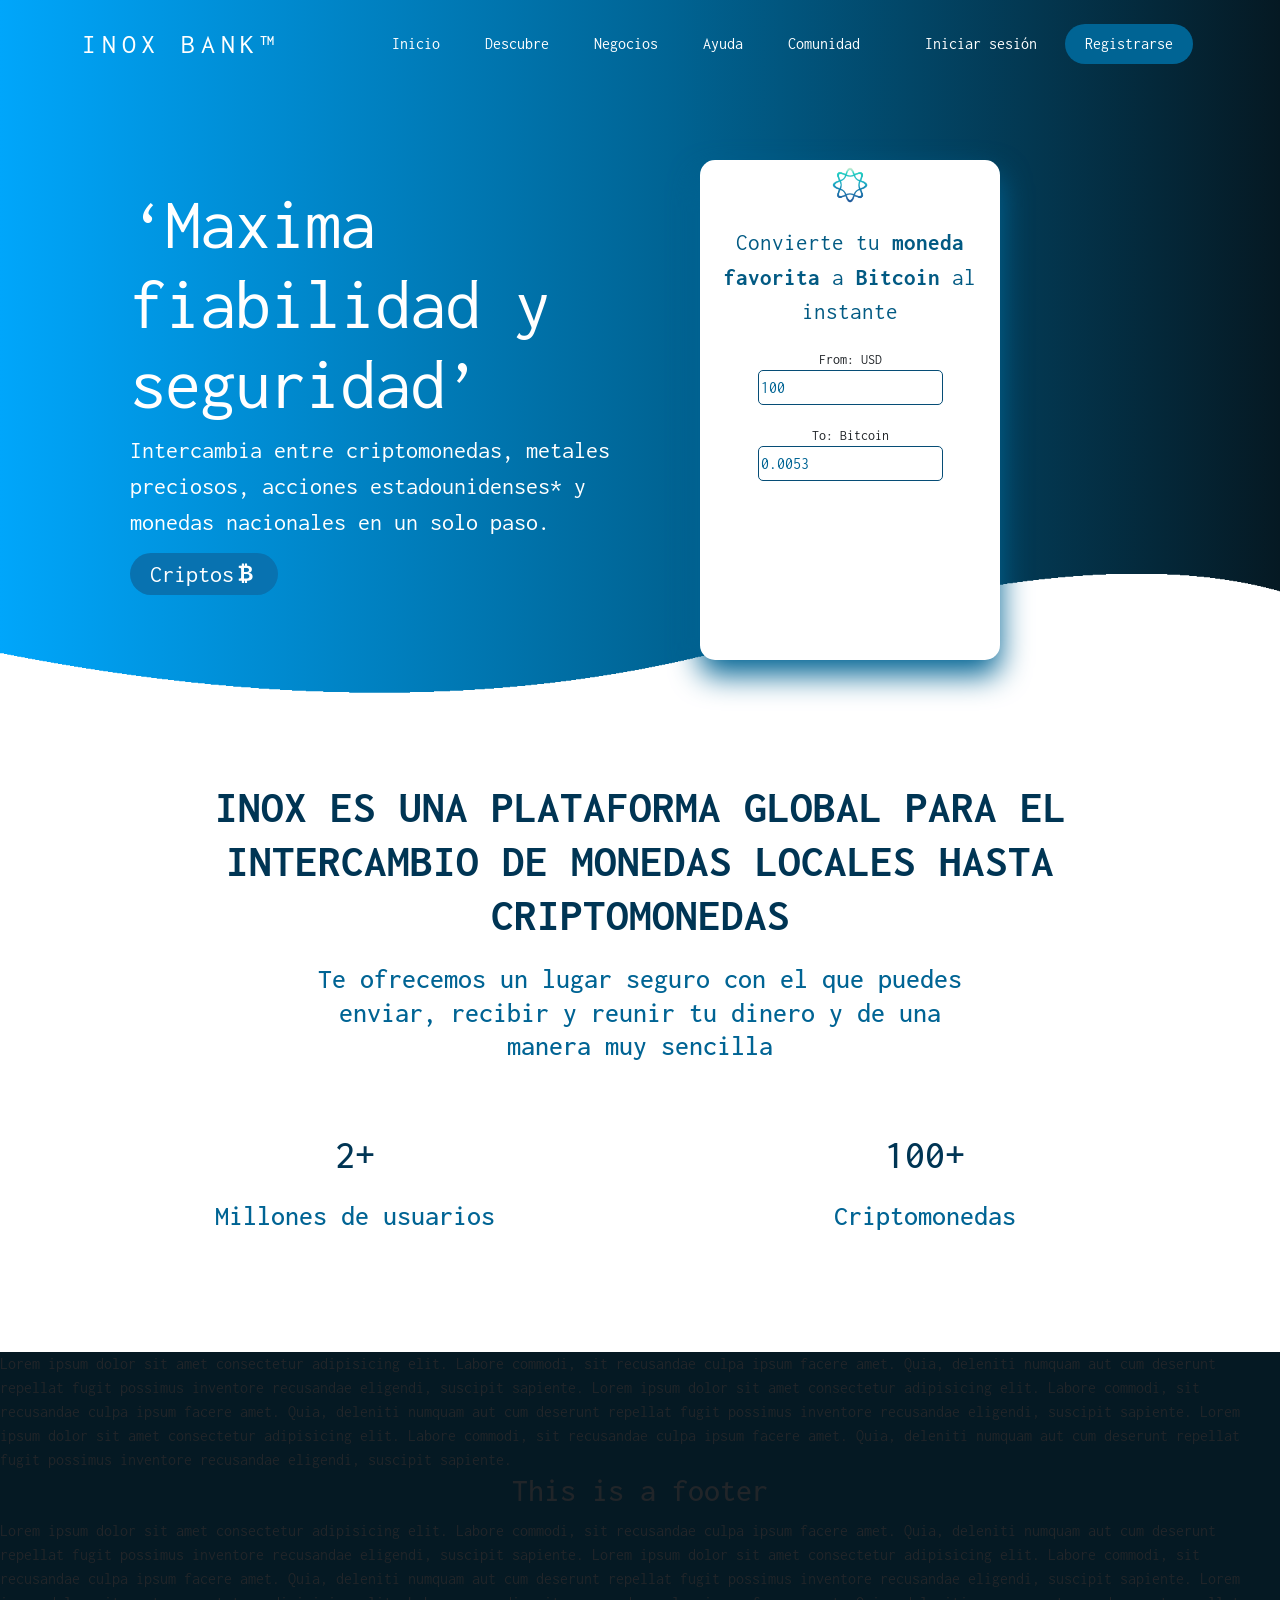
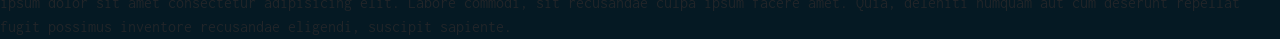
<file: index.html>
<!doctype html>
<html lang="en">
  <head>
    <!-- Required meta tags -->
    <meta charset="utf-8">
    <meta name="viewport" content="width=device-width, initial-scale=1">
   <!-- fonts family-->
   <link rel="preconnect" href="https://fonts.googleapis.com">
    <link rel="preconnect" href="https://fonts.gstatic.com" crossorigin>
    <link 
    href="https://fonts.googleapis.com/css2?family=Inconsolata:wght@600&display=swap" 
    rel="stylesheet">

    <!-- Bootstrap CSS -->
    <link href="https://cdn.jsdelivr.net/npm/bootstrap@5.0.2/dist/css/bootstrap.min.css" rel="stylesheet" 
    integrity="sha384-EVSTQN3/azprG1Anm3QDgpJLIm9Nao0Yz1ztcQTwFspd3yD65VohhpuuCOmLASjC" crossorigin="anonymous">
    <link rel="stylesheet" href="https://cdn.jsdelivr.net/npm/bootstrap-icons@1.8.1/font/bootstrap-icons.css">
    <!--css-->
    <link rel="stylesheet" href="css/style.css">
    <link rel="icon" href="icons/INOX.ico">

    <title>INOX BANK</title>
  </head>
  <body>
    <nav class="navbar navbar-expand-lg fixed-top">
      <div class="container">
        <a class="navbar-brand text-white fs-3 name-bank" href="#">INOX BANK™</a>
        <button class="navbar-toggler" type="button" data-bs-toggle="collapse" data-bs-target="#navbarNav" aria-controls="navbarNav" aria-expanded="false" aria-label="Toggle navigation">
          <span class="navbar-toggler-icon"></span> 
        </button>
        <div class="collapse navbar-collapse" id="navbarNav">
          <ul class="navbar-nav ms-auto me-lg-8 py-3">
            <li class="nav-item">
              <a class="nav-link " aria-current="page" href="#">Inicio</a>
            </li>
            <li class="nav-item">
              <a class="nav-link" href="#about">Descubre</a>
            </li>
            <li class="nav-item">
              <a class="nav-link" href="#">Negocios</a>
            </li>
            <li class="nav-item">
              <a class="nav-link" href="#">Ayuda</a>
            </li>
            <li class="nav-item">
              <a class="nav-link" href="#">Comunidad</a>
            </li>
          </ul>
          <a class="btn-custom ms-lg-2 btn-login" href="vistas/login.html">Iniciar sesión</a>
          <a class="btn-custom ms-lg-2 btn-register" href="vistas/register.html">Registrarse</a>
        </div>
      </div>
    </nav>

    <!-- inicio header-->
    <header class="wave" id="inicio">
     <div class="container">
       <div class="row">
          <div class="col-md-6 text-white mt-4 ms-5" style="z-index: 1;">
              <h1 class="fw-normal h1-lema-principal">‘Maxima fiabilidad y seguridad’</h1>
              <p class="parrafo-principal">Intercambia entre criptomonedas, metales preciosos, acciones estadounidenses* y monedas nacionales en un solo paso.</p>
              <a class="btn-descubrenos" href="#descubrenos" >Criptos<i class="bi bi-currency-bitcoin"></i></a>
            
          </div>
          <div class="columna-apptrader col ms-6 " style="z-index: 1;">
              <div class="container-app-trader">
                
                <div class="row-apptrader row-superior">
                  <div class="icon-container">
                    <img class="icon-apptrader" src="icons/INOX.png" alt="INOX ICON">
                  </div>
                  <p class="p-apptrader">Convierte tu <strong>moneda favorita</strong> a <strong>Bitcoin</strong> al instante</p>
                </div>
                <div class="row-apptrader row-medio">
                  <small class="small-apptrader">From: USD</small>
                  <input class="input-apptrader" type="number" placeholder="100" id="UsdF">

                </div>
                <div class="row-apptrader row-inferior">
                  <small class="small-apptrader">To: Bitcoin</small>
                  <input class="input-apptrader" type="number" placeholder="0.0053" id="BitcoinF">
                   <p class="f-apptrader" id="numeroNegativo"></p>
                </div>
              </div>
          </div>
       </div>
     </div>
    <!-- fin del inicio -->
    </header>

    <!-- Seccion Nosotros -->
    <section id="about" class="about">
      <div class="container">
       <div class="section-title">
             <h2>INOX es una plataforma global para el intercambio de monedas locales hasta criptomonedas</h2>
             <div class="h3-container">
              <h3>Te ofrecemos un lugar seguro con el que puedes enviar, recibir y reunir tu dinero y de una manera muy sencilla</h3>
             </div>
             
       </div>
       <div class="row">
         <div class="col-lg-6">
           <div class=" member">
             <div class="info-estadisticas">
              <h2>2+</h2>
              <div class="h3-container">
               <h3>Millones de usuarios</h3>
              </div>

             </div>
           </div>
         </div>
         <div class="col-lg-6 mt-4 mt-lg-0">
          <div class=" member">
            <div class="info-estadisticas">
             <h2>100+</h2>
             <div class="h3-container">
              <h3>Criptomonedas</h3>
             </div>

            </div>
          </div>
         </div>

       </div>
      </div>

    </section>

    <footer class="footer">
      <div class="footer-container">
        Lorem ipsum dolor sit amet consectetur adipisicing elit. Labore commodi, 
        sit recusandae culpa ipsum facere amet. Quia, deleniti numquam aut cum deserunt 
        repellat fugit possimus inventore recusandae eligendi, suscipit sapiente.
        Lorem ipsum dolor sit amet consectetur adipisicing elit. Labore commodi, 
        sit recusandae culpa ipsum facere amet. Quia, deleniti numquam aut cum deserunt 
        repellat fugit possimus inventore recusandae eligendi, suscipit sapiente.
        Lorem ipsum dolor sit amet consectetur adipisicing elit. Labore commodi, 
        sit recusandae culpa ipsum facere amet. Quia, deleniti numquam aut cum deserunt 
        repellat fugit possimus inventore recusandae eligendi, suscipit sapiente.
        <h2 style="text-align: center;">This is a footer</h2>
        Lorem ipsum dolor sit amet consectetur adipisicing elit. Labore commodi, 
        sit recusandae culpa ipsum facere amet. Quia, deleniti numquam aut cum deserunt 
        repellat fugit possimus inventore recusandae eligendi, suscipit sapiente.
        Lorem ipsum dolor sit amet consectetur adipisicing elit. Labore commodi, 
        sit recusandae culpa ipsum facere amet. Quia, deleniti numquam aut cum deserunt 
        repellat fugit possimus inventore recusandae eligendi, suscipit sapiente.
        Lorem ipsum dolor sit amet consectetur adipisicing elit. Labore commodi, 
        sit recusandae culpa ipsum facere amet. Quia, deleniti numquam aut cum deserunt 
        repellat fugit possimus inventore recusandae eligendi, suscipit sapiente.
      </div>
    </footer>

   

    <!-- Option 1: Bootstrap Bundle with Popper -->
    <script src="https://cdn.jsdelivr.net/npm/bootstrap@5.0.2/dist/js/bootstrap.bundle.min.js" 
    integrity="sha384-MrcW6ZMFYlzcLA8Nl+NtUVF0sA7MsXsP1UyJoMp4YLEuNSfAP+JcXn/tWtIaxVXM" crossorigin="anonymous"></script>
   <script src="https://code.jquery.com/jquery-3.5.1.min.js" integrity="sha256-9/aliU8dGd2tb6OSsuzixeV4y/faTqgFtohetphbbj0=" 
   crossorigin="anonymous"></script>
    <script src="js/apptrader.js" ></script>
   <script src="js/main.js"></script>
    <!-- Option 2: Separate Popper and Bootstrap JS -->
    <!--
    <script src="https://cdn.jsdelivr.net/npm/@popperjs/core@2.9.2/dist/umd/popper.min.js" integrity="sha384-IQsoLXl5PILFhosVNubq5LC7Qb9DXgDA9i+tQ8Zj3iwWAwPtgFTxbJ8NT4GN1R8p" crossorigin="anonymous"></script>
    <script src="https://cdn.jsdelivr.net/npm/bootstrap@5.0.2/dist/js/bootstrap.min.js" integrity="sha384-cVKIPhGWiC2Al4u+LWgxfKTRIcfu0JTxR+EQDz/bgldoEyl4H0zUF0QKbrJ0EcQF" crossorigin="anonymous"></script>
    -->
  </body>
</html>
</file>
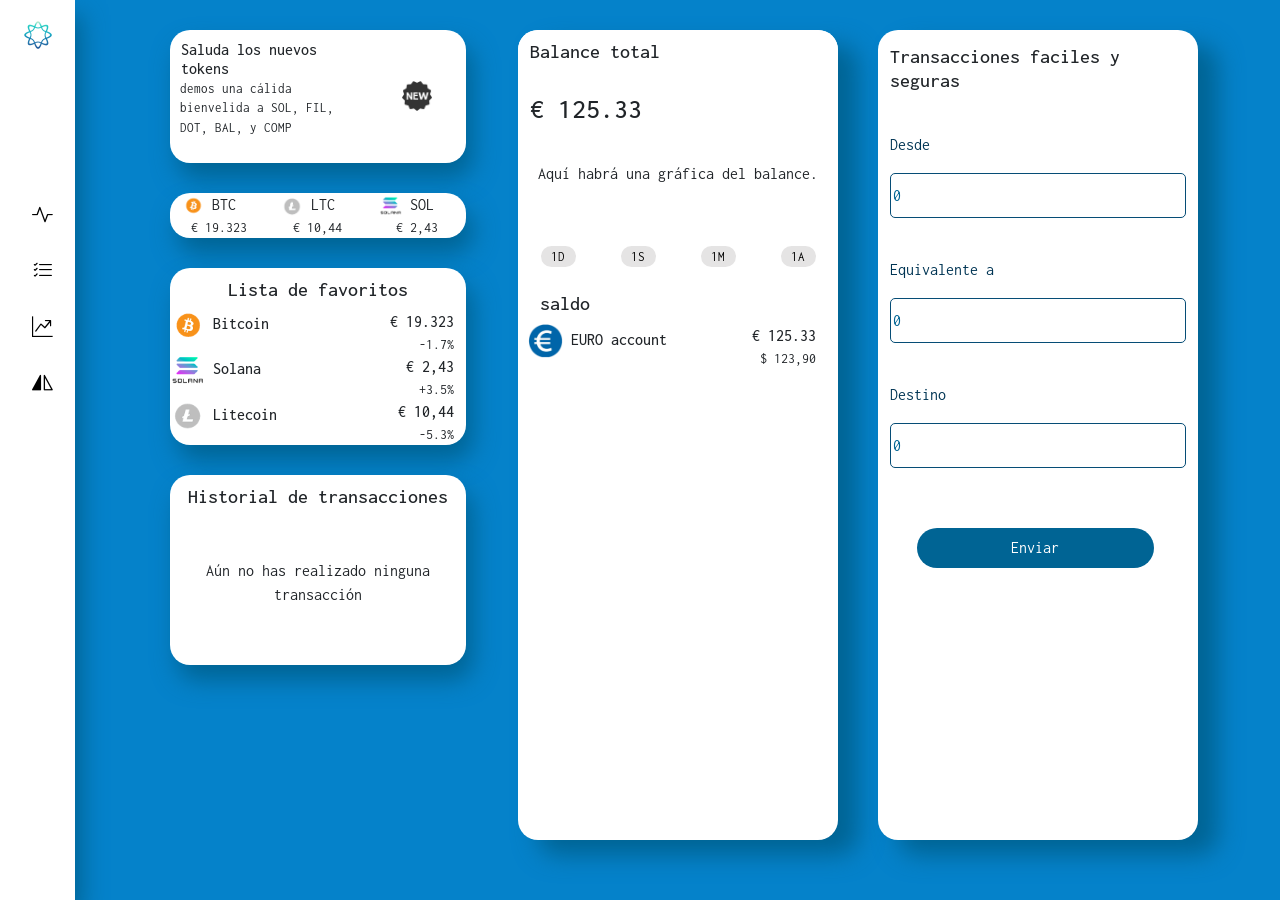
<file: vistas/CuentaSIUI.html>
<!doctype html>
<html lang="en">
  <head>
    <!-- Required meta tags -->
    <meta charset="utf-8">
    <meta name="viewport" content="width=device-width, initial-scale=1">
   <!-- fonts family-->
   <link rel="preconnect" href="https://fonts.googleapis.com">
    <link rel="preconnect" href="https://fonts.gstatic.com" crossorigin>
    <link 
    href="https://fonts.googleapis.com/css2?family=Inconsolata:wght@600&display=swap" 
    rel="stylesheet">

    <!-- Bootstrap CSS -->
    <link href="https://cdn.jsdelivr.net/npm/bootstrap@5.0.2/dist/css/bootstrap.min.css" rel="stylesheet" 
    integrity="sha384-EVSTQN3/azprG1Anm3QDgpJLIm9Nao0Yz1ztcQTwFspd3yD65VohhpuuCOmLASjC" crossorigin="anonymous">
    <link rel="stylesheet" href="https://cdn.jsdelivr.net/npm/bootstrap-icons@1.8.1/font/bootstrap-icons.css">
    
    <!--css-->
    
    <link rel="stylesheet" href="../css/stylesCuentaUI.css">
    <link rel="icon" href="../icons/INOX.ico">

    <title>INOX - Iniciar sesión</title>
  </head>
  <body>
    <div class="container contenedor-de-vuelta-a-inicio">
        <div class="logo-inox">
          <img src="../icons/INOX.ico" alt="Icono de INOX">
        </div>
        <div class="nav-noticias">
          <ul class="nav__items">
            <li><a class="nav__link" href="#"><i class="bi bi-activity"></i></a></li>
            <li><a class="nav__link" href="#"><i class="bi bi-list-check"></i></a></li>
            <li><a class="nav__link" href="#"><i class="bi bi-graph-up-arrow"></i></a></li>
            <li><a class="nav__link" href="#"><i class="bi bi-symmetry-vertical"></i></a></li>
          </ul>
        </div>
    </div>

    <div class="container container-total">

      <div class="row">

        <div class="col-lg-4 col-xl-4 col-xxl-4 noticias-container ">
          <div class="row noticias-pertinentes">
            <div class="col-lg-8 informacion-noticia">
              <h5>Saluda los nuevos tokens</h5>
            <p>demos una cálida bienvelida a SOL, FIL, DOT, BAL, y COMP</p>
            </div>
            <div class="col-lg-4 img-contenedor-new">
              <img src="../images/newImage.png" alt="newImage">
            </div>
          </div>

          <div class="row estadisticas-criptos">
                <div class="col-lg-4 contenedor-de-info-monedas">
                    <img src="../images/logoBTC.png" alt="logoBTC">
                    <p>BTC</p>
                    <small>€ 19.323</small>
                </div>
                <div class="col-lg-4 contenedor-de-info-monedas">
                    <img src="../images/logoLithcoin.png" alt="logoLithcoin">
                    <p>LTC</p>
                    <small>€ 10,44</small>
                </div>
                <div class="col-lg-4 contenedor-de-info-monedas">
                  <img src="../images/LogoSolana.png" alt="LogoSolana">
                  <p>SOL</p>
                  <small>€ 2,43</small>
                </div>
          </div>

          <div class="row lista-favoritos">
            <div class="titulo-lista-favoritos">
              <h5>Lista de favoritos</h5>
            </div>

            <div class="row contenedor-de-info-favoritos">
              <div class="col-lg-8 lado-izquierdo-info-favoritos">
                <img src="../images/logoBTC.png" alt="logoBTC">
                <h6>Bitcoin</h6>
                
              </div>
              <div class="col-sm-4 lado-derecho-info-favoritos">
                <h6>€ 19.323</h6>
                <small>-1.7%</small>
              </div>
            </div>

            <div class="row contenedor-de-info-favoritos">
              <div class="col-lg-8 lado-izquierdo-info-favoritos">
                <img src="../images/LogoSolana.png" alt="logoBTC">
                <h6>Solana</h6>
                
              </div>
              <div class="col-sm-4 lado-derecho-info-favoritos">
                <h6>€ 2,43</h6>
                <small>+3.5%</small>
              </div>
            </div>

            <div class="row contenedor-de-info-favoritos">
              <div class="col-lg-8 lado-izquierdo-info-favoritos">
                <img src="../images/logoLithcoin.png" alt="logoBTC">
                <h6>Litecoin</h6>
                
              </div>
              <div class="col-sm-4 lado-derecho-info-favoritos">
                <h6>€ 10,44</h6>
                <small>-5.3%</small>
              </div>
            </div>

          </div>

          <div class="row historial-transaccion">
            <h5>Historial de transacciones</h5>
            <p>Aún no has realizado ninguna transacción</p>
          </div>

        </div>

        <div class="col-lg-4 col-xl-4 col-xxl-4 balance-container">
          <div class="row contenedor-balance-total">
            <h5>Balance total</h5>
            <h3>€ 125.33</h3>
            <P>Aquí habrá una gráfica del balance.</P>
          </div>

          <div class="row contenedor-de-controladores-grafica">
            <div class="col-lg-3 contenedor-de-boton-grafia">
              <button class="controlador-grafica">1D</button>
            </div>
            <div class="col-lg-3 contenedor-de-boton-grafia">
              <button class="controlador-grafica">1S</button>
            </div>
            <div class="col-lg-3 contenedor-de-boton-grafia">
              <button class="controlador-grafica">1M</button>
            </div>
            <div class="col-lg-3 contenedor-de-boton-grafia">
              <button class="controlador-grafica">1A</button>
            </div>
          </div>


          <div class="row contenedor-cuentas-activas">
            <h5>saldo</h5>
            <div class="row contenedor-de-info-favoritos">
              <div class="col-lg-8 lado-izquierdo-info-favoritos">
                <img src="../images/logoEuro.png" alt="logoEuro">
                <h6>EURO account</h6>
                
              </div>
              <div class="col-sm-4 lado-derecho-info-favoritos">
                <h6>€ 125.33</h6>
                <small>$ 123,90</small>
              </div>
            </div>
          </div>

        </div>

        <div class="col-lg-4 col-xl-4 col-xxl-4 operaciones-container">
          <h5>Transacciones faciles y seguras</h5>

          <form action="" class="formulario-login">
           
            
         
            <div class="correo-form">
                <p>Desde</p>
                <input type="number" placeholder="0" >
            </div>
           
            <div class="contrasena-form">
                <p>Equivalente a</p>
                <input type="number" placeholder="0" >
            </div>

            <div class="contrasena-form">
              <p>Destino</p>
              <input type="number" placeholder="0" >
          </div>

            
            <div class="boton-login">
                <input class="btn-register" type="button" value="Enviar" >
            </div>
            
        </form>
        </div>

      </div>

    </div>
    

  

   

   
    <!-- Option 1: Bootstrap Bundle with Popper -->
    <script src="https://cdn.jsdelivr.net/npm/bootstrap@5.0.2/dist/js/bootstrap.bundle.min.js" 
    integrity="sha384-MrcW6ZMFYlzcLA8Nl+NtUVF0sA7MsXsP1UyJoMp4YLEuNSfAP+JcXn/tWtIaxVXM" crossorigin="anonymous"></script>
   <!-- <script src="https://code.jquery.com/jquery-3.5.1.min.js" integrity="sha256-9/aliU8dGd2tb6OSsuzixeV4y/faTqgFtohetphbbj0=" 
   crossorigin="anonymous"></script> -->

   
    <!-- Option 2: Separate Popper and Bootstrap JS -->
    <!--
    <script src="https://cdn.jsdelivr.net/npm/@popperjs/core@2.9.2/dist/umd/popper.min.js" integrity="sha384-IQsoLXl5PILFhosVNubq5LC7Qb9DXgDA9i+tQ8Zj3iwWAwPtgFTxbJ8NT4GN1R8p" crossorigin="anonymous"></script>
    <script src="https://cdn.jsdelivr.net/npm/bootstrap@5.0.2/dist/js/bootstrap.min.js" integrity="sha384-cVKIPhGWiC2Al4u+LWgxfKTRIcfu0JTxR+EQDz/bgldoEyl4H0zUF0QKbrJ0EcQF" crossorigin="anonymous"></script>
    -->
  </body>
</html>
</file>
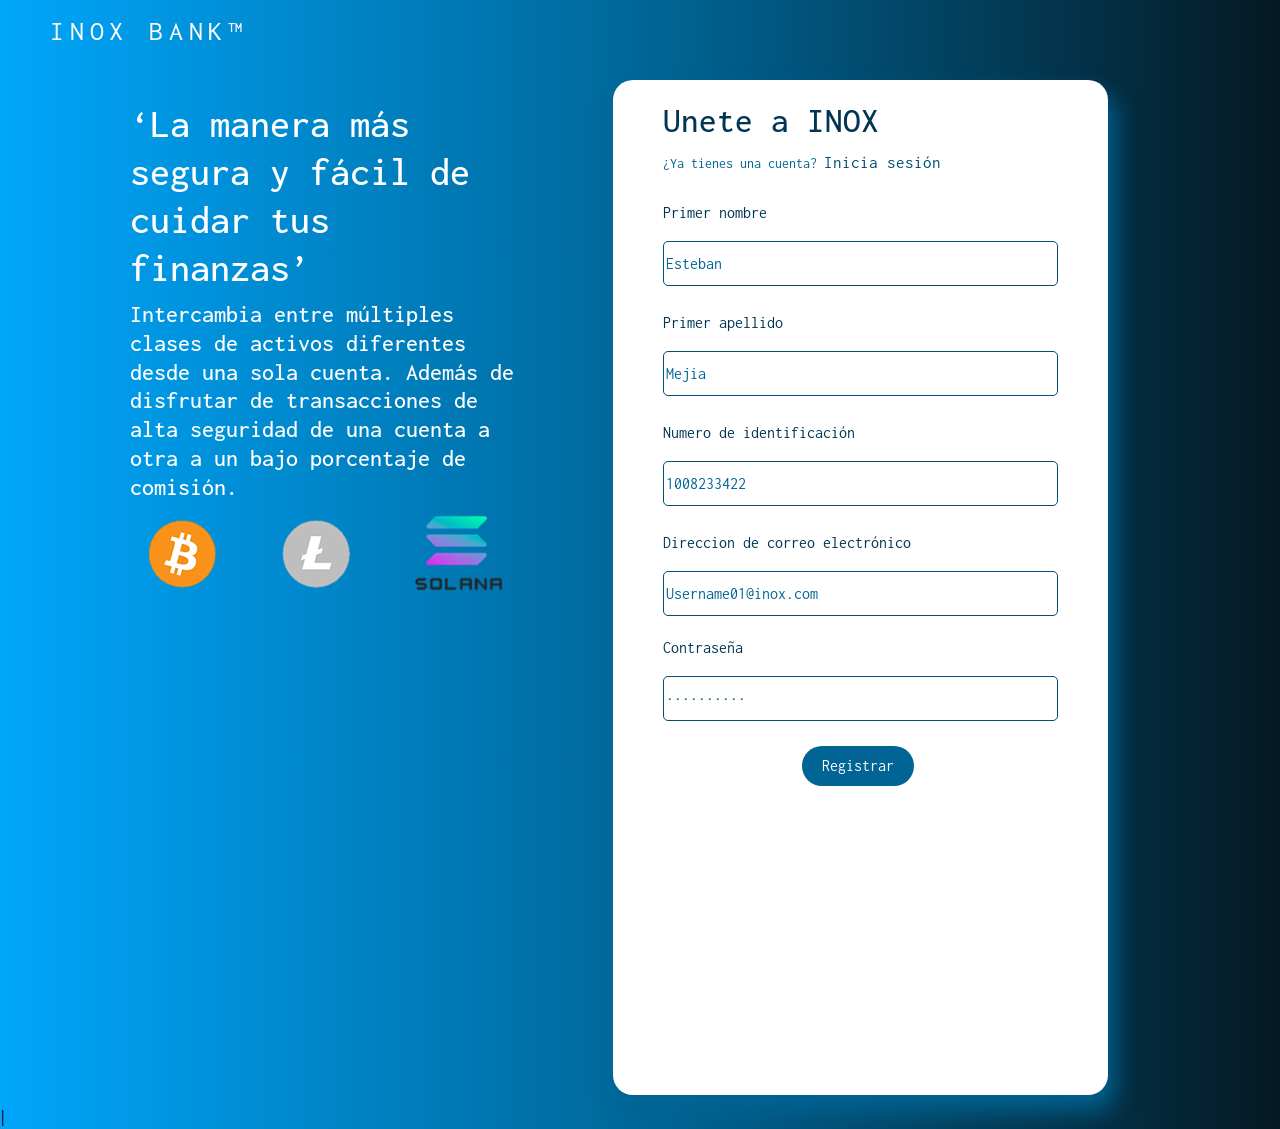
<file: vistas/register.html>
<!doctype html>
<html lang="en">
  <head>
    <!-- Required meta tags -->
    <meta charset="utf-8">
    <meta name="viewport" content="width=device-width, initial-scale=1">
   <!-- fonts family-->
   <link rel="preconnect" href="https://fonts.googleapis.com">
    <link rel="preconnect" href="https://fonts.gstatic.com" crossorigin>
    <link 
    href="https://fonts.googleapis.com/css2?family=Inconsolata:wght@600&display=swap" 
    rel="stylesheet">

    <!-- Bootstrap CSS -->
    <link href="https://cdn.jsdelivr.net/npm/bootstrap@5.0.2/dist/css/bootstrap.min.css" rel="stylesheet" 
    integrity="sha384-EVSTQN3/azprG1Anm3QDgpJLIm9Nao0Yz1ztcQTwFspd3yD65VohhpuuCOmLASjC" crossorigin="anonymous">
    <link rel="stylesheet" href="https://cdn.jsdelivr.net/npm/bootstrap-icons@1.8.1/font/bootstrap-icons.css">

    <!--css-->

    <link rel="stylesheet" href="../css/styleRegister.css">
    <link rel="icon" href="../icons/INOX.ico">

    <title>INOX - Registarse ahora</title>
  </head>
  <body>
    <div class="container contenedor-de-vuelta-a-inicio">
        <div class="row">
            <div class="col-xl-12">
                <a class="navbar-brand text-white fs-3 name-bank" href="../index.html">INOX BANK™</a>
            </div>
        </div>
    </div>
    <div class="container">
        <div class="row fila-principal">
            <div class="col-xl-6 lado-izquierdo">
                <h1>‘La manera más segura y fácil de cuidar tus finanzas’</h1>

                <h4>Intercambia entre múltiples clases de activos diferentes
                    desde una sola cuenta. Además de disfrutar de transacciones
                    de alta seguridad de una cuenta a otra a un bajo porcentaje de comisión.
                </h4>
                <div class="row">
                    <div class="col-sm-4">
                        <img src="../images/logoBTC.png" alt="">
                    </div>
                    <div class="col-sm-4">
                        <img src="../images/logoLithcoin.png" alt="">
                    </div>
                    <div class="col-sm-4">
                        <img src="../images/LogoSolana.png" alt="" class="solanaLogo">
                    </div>
                </div>
                    
            </div>
            <div class="col-xl-6 lado-formulario" id="lado-formulario">
                <form action="" class="formulario-login" id="Formulario">
                    <!-- cabeza del formulario-->
                    <div class="head-form">
                        <h3>Unete a INOX</h3>
                        <small>¿Ya tienes una cuenta? <a href="../vistas/login.html" class="linkRegister">Inicia sesión</a></small>
                    </div>
                    <!-- area del nombre -->
                    <div class="correo-form">
                        <div class="form_grupo" id="grupo_Nombre">
                        <p for="Nombre" class="form_parrafo">Primer nombre</p>
                        <div class="form_grupo-input">
                        <input type="text" class="form_input" placeholder="Esteban" name="Nombre" id="nombre">
                        <i class="form_validacion-estado bi bi-x-circle-fill"></i>
                        </div>
                        <p class="form_input-error">Ha ingresado un nombre con pocas letras o muchas letras y solo se permiten letras.</p>
                        </div>
                    </div>
                    <!-- area del apellido -->
                    <div class="correo-form">
                        <div class="form_grupo" id="grupo_Apellido">
                        <p for="Apellido" class="form_parrafo">Primer apellido</p>
                        <div class="form_grupo-input">
                        <input type="text" class="form_input" placeholder="Mejia" name="Apellido" id="apellido">
                        <i class="form_validacion-estado bi bi-x-circle-fill"></i>
                        </div>
                        <p class="form_input-error">Ha ingresado un Apellido con pocas letras o muchas letras y solo se permiten letras.</p>
                        </div>
                    </div>
                    <!-- area del id -->
                    <div class="correo-form">
                        <div class="form_grupo" id="grupo_Cedula">
                        <p for="Cedula" class="form_parrafo">Numero de identificación</p>
                        <div class="form_grupo-input">
                        <input type="text" class="form_input" placeholder="1008233422" name="Cedula" id="cedula">
                        <i class="form_validacion-estado bi bi-x-circle-fill"></i>
                        </div>
                        <p class="form_input-error">La cedula colombiana contiene entre [8-10-11] Digitos.</p>
                        </div>
                    </div>
                    <!-- area del correo electronico -->
                    <div class="correo-form">
                        <div class="form_grupo" id="grupo_Correo">
                        <p for="Correo" class="form_parrafo">Direccion de correo electrónico</p>
                        <div class="form_grupo-input">
                        <input type="text" class="form_input" placeholder="Username01@inox.com" name="Correo" id="correo">
                        <i class="form_validacion-estado bi bi-x-circle-fill"></i>
                        </div>
                        <p class="form_input-error">El correo solo puede contener letras, numeros, puntos y guion bajo. </p>
                        </div>
                    </div>
                    <!-- area de la contraseña-->
                    <div class="contrasena-form">
                        <div class="form_grupo" id="grupo_Contraseña">
                        <p for="Contraseña" class="form_parrafo">Contraseña</p>
                        <div class="form_grupo-input">
                        <input type="password" class="form_input" placeholder="··········" name="Contraseña" id="contraseña">
                        <i class="form_validacion-estado bi bi-x-circle-fill"></i>
                        </div>
                        <p class="form_input-error">Debe tener al menos 8 caracteres, 1 mayúscula, 1 minúscula , 1 número y carácter especial.</p>
                        </div>
                    </div>
                    <!--Mensaje para mostrar error-->
                    <div class="form_mensaje" id="form_mensaje">
                    <p><i class="bi bi-exclamation-triangle-fill"></i><b> Error: </b>Por favor rellenar el formulario correctamente.</p>
                    </div>
                    <!-- area del boton de ingresar -->
                    <div class="boton-login">
                        <button class="btn-register"  value="Ingresar" id="registro">Registrar</button>
                        <p class="form_mensaje-exito" id="form_mensaje-exito">Formulario enviado exitosamente</p>
                    </div>
                </form>
            </div>
        </div>
    </div>

  

   

   

    <!-- Option 1: Bootstrap Bundle with Popper -->
    <script src="https://cdn.jsdelivr.net/npm/bootstrap@5.0.2/dist/js/bootstrap.bundle.min.js" 
    integrity="sha384-MrcW6ZMFYlzcLA8Nl+NtUVF0sA7MsXsP1UyJoMp4YLEuNSfAP+JcXn/tWtIaxVXM" crossorigin="anonymous"></script>
   <script src="https://code.jquery.com/jquery-3.5.1.min.js" integrity="sha256-9/aliU8dGd2tb6OSsuzixeV4y/faTqgFtohetphbbj0=" 
   crossorigin="anonymous"></script>|
   
   <script src="/js/validaciones.js"></script>
   

   
    <!-- Option 2: Separate Popper and Bootstrap JS -->
    <!--
    <script src="https://cdn.jsdelivr.net/npm/@popperjs/core@2.9.2/dist/umd/popper.min.js" integrity="sha384-IQsoLXl5PILFhosVNubq5LC7Qb9DXgDA9i+tQ8Zj3iwWAwPtgFTxbJ8NT4GN1R8p" crossorigin="anonymous"></script>
    <script src="https://cdn.jsdelivr.net/npm/bootstrap@5.0.2/dist/js/bootstrap.min.js" integrity="sha384-cVKIPhGWiC2Al4u+LWgxfKTRIcfu0JTxR+EQDz/bgldoEyl4H0zUF0QKbrJ0EcQF" crossorigin="anonymous"></script>
    -->
  </body>
</html>
</file>
<file: css/style.css>
* {
    font-family: 'Inconsolata', monospace;
}


/* NavBar */
.name-bank {
    letter-spacing: 0.3625rem ;
    
}
.navbar .nav-link{

    color: white;
    margin-right: 29px;
    transition: 0.2s;
}

a.nav-link:hover{
    padding-bottom: 3px;
    border-bottom: 2px solid white;
}


.btn-register {
    text-decoration: none;
    border: none;
    border-radius: 50px;
    background: #006494;
    color: #fff;
    padding: 8px 20px;
    transition: all 0.6s;
    margin-right: 5px ;
}

.btn-register:hover {
   color: #fff;
   background: #0380ba;

}

.btn-login {
    text-decoration: none;
    border: none;
    border-radius: 50px;
    color: #fff;
    background: transparent;
    padding: 8px 20px;
    transition: background-color .3s;
}
.btn-login:hover {
    background-color: #006494;
    color: #fff;
}
.btn-login:active {
    animation: gradient 90ms;
        background: #006494;
        color: #006494;
        box-shadow: none;
}
@keyframes gradient {
0% {
background: radial-gradient(circle at center, rgba( 255, 125 , 125, 0 ) 0%, #006494 0%, #006494 100%);
}
25% {
background: radial-gradient(circle at center, #006494 24%, #006494 25%, #006494 100%);
}
50% {
background: radial-gradient(circle at center, #0775a8 49%, #006494 50%, #006494 100%);
}
75% {
background: radial-gradient(circle at center, #0d87bf 74%, #006494 75%, #006494 100%);
}
100% {
color: #fff;
background: radial-gradient(circle at center, #1197d4 99%, #006494 100%, #006494 100%);
}
}

.navbar-fixed{
    background-color: #003554;
    padding-top: 0;
    padding-bottom: 0;
    transition: all 0.6s;
    box-shadow: 0px 3px 16px 0px rgba( 0, 0, 0, 0.1);
}


 /* header */
header {
    width: 100%;

    min-height: 698px;
}

.h1-lema-principal {
    font-size: 4.5rem ;
    letter-spacing: -0.0625rem ;
    line-height: 5rem ;
}
.parrafo-principal {
    font-size: 1.5rem;
}
.btn-descubrenos {
    text-decoration: none;
    border: none;
    border-radius: 50px;
    background: #0872b0;
    color: #fff;
    padding: 8px 20px ;
    font-size: 1.5rem;
    transition: all 0.6s;
    margin-right: 5px ;
}

.btn-descubrenos:hover {
   color: #fff;
   background: #085a8a;

}

   /* appTrader */
.container-app-trader {
    background: #fff;
    border-radius: 15px;
    width: 300px;
    height: 500px;
    box-shadow: 0px 15px 30px #006494;
   
}
.icon-apptrader{
    width: 50px;
}

.row-apptrader  {
    text-align: center;
}
.row-medio {
    margin: 20px;
}
.input-apptrader {
    outline: none;
    border: 1px solid #064d76;
    border-radius: 5px;
    width: auto;
    height: 35px;
}
.input-apptrader::placeholder {
    color: #006494;
}
.input-apptrader:focus {
    box-shadow: 0px 2px 7px #006494;
}


.p-apptrader {
    margin: 15px;
    font-size: 23px;
    color: #025a83;
}

.f-apptrader {
    margin: 10px;
    font-size: 15px;
    color: #FF0000;
}

.small-apptrader {
    display: block;
}

.wave{
    position: relative;

    padding-top: 10rem;

    background: rgb(5,25,35);
    background: 
    linear-gradient(270deg, 
    rgba(5,25,35,1) 0%, 
    rgba(0,100,148,1) 48%, 
    rgba(0,166,251,1) 100%);
}
.wave::before{
    content: '';
    position: absolute;
    bottom: 0;
    left: 0;
    width: 100%;
    height: 124px;
    background: url('../images/Wave_White.png');
    background-size: cover;
    background-repeat: no-repeat;
}



section{
    padding: 82px 0;
}

.section-title{
    text-align: center;
    padding-bottom: 30px;
    
}

.section-title h2{
    font-size: 45px;
    font-weight: bold;
    
    text-transform: uppercase;
    margin-bottom: 20px;
    color: #003554;
}
.h3-container {
    display: flex;
    justify-content: center;
    
}
.h3-container h3 {
    text-align: center;
    width: 62%;
    color: #006494;
}

/* about */

.about .member {
    padding: 30px;
    border-radius: 5px;
    background: #fff;
    transition: 0.5s;

}
.about .member:hover{
box-shadow: 0px 15px 30px rgb(77 87 222 / 30% );
background: #fff;
}

.about .member h4{
    font-weight: 700;
    margin-bottom: 5px;
    font-size: 20px;
    color: rgba(135,77,228,1);
}

.about .member .pic{
    overflow: hidden;
    width: 180px;
    border-radius: 50%;
}

.about .member span{
    display: block;
    font-size: 15px;
    padding-bottom: 10px;
    font-weight: 500;
}

.about .member p{
    margin: 10px 0 0 0;
    font-size: 14px;
}

.about .member a{
    transition: ease-in-out 0.3s;
    display: flex;
    align-items: center;
    justify-content: center;
    border-radius: 50px;
    width: 38px;
    height: 38px;
    border: 1px solid;
}

.about .member a:hover{
    background: #0061F2;
    color: white;
}
.info-estadisticas {
    text-align: center;
}
.info-estadisticas h2{
    font-size: 40px;
    text-transform: uppercase;
    margin-bottom: 20px;
    color: #003554;

}

.footer-container {
    background-color: #051923;
}
</file>
<file: css/stylesCuentaUI.css>
* {
    font-family: 'Inconsolata', monospace;
}
body {
    background: #0582ca;
    
}

.contenedor-de-vuelta-a-inicio {
    
    background: #fff;
    width: 75px;
    height: 660px;
    align-items: center;
    text-align: center;
    min-height: 100vh;
    z-index: 10000;

    margin-left: 0;
    margin-right: 0;
    position: absolute;
    top: 0;
    left: 0;
    padding: 0;
    box-shadow:  7px 15px 25px #006494;
    
    
}
.logo-inox {
    margin-top: 15px;
}


.nav-noticias {
    display: flex;
}

.nav__items {
    display: flex;
    flex-direction: column;
    justify-content: space-between;
    text-align: center;
    position: absolute;
    top: 200px;
    left: 0;
    height: 200px;
    list-style: none;
}
.nav__link {
    text-decoration: none;
    color: #000;   
    font-size: 1.3rem;
}

.nav__link:hover {
    color: #0582ca;
}
.nav__link:active {
    color: #003554;
}

/*conetedores de la pagina principal*/
/*contenedor area noticias noticias*/
.container-total {
    display: flex;
    justify-content: space-between;
    margin-left: 150px !important;
    margin-right: 20px !important;
    padding: 0;
}
.noticias-container {
    width: 25vw;
    height: 90vh;
    background: transparent;
    margin: 30px 20px;
    border-radius: 20px;
    
}




/*  noticias-pertinentes */
.noticias-pertinentes {
    background: #fff;
    
    margin-left: 0;
    margin-right: 0;

    width: 100%;
    height: fit-content;
    border-radius: 20px;
    box-shadow:  7px 15px 25px #006494;
}
.informacion-noticia {
    padding: 10px;
}
.noticias-pertinentes p {
    font-size: 0.8rem;
}
.noticias-pertinentes h5 {
    font-size: 0.97rem;
    margin: 1px;
}
.img-contenedor-new {
    display: flex;
    justify-content: center;
}
.img-contenedor-new img {
    object-fit: contain;
    width: 30px;
}

/*  estadisticas-criptos */
.estadisticas-criptos {
    background: #fff;
    margin-top: 30px;
    border-radius: 20px;
    width: 100%;
    margin-left: 0;
    margin-right: 0;
    box-shadow:  7px 15px 25px #006494;
}
.contenedor-de-info-monedas img {
    width: 30%;
    display: inline;
}
.contenedor-de-info-monedas p {
    display: inline;
    text-align: center;
}
.contenedor-de-info-monedas small {
    display: block;
    text-align: center;
}

/*  lista-favoritos */
.lista-favoritos {
    padding-top: 10px;
    background: #fff;
    margin-top: 30px;
    border-radius: 20px;
    width: 100%;
    margin-left: 0;
    margin-right: 0;
    box-shadow:  7px 15px 25px #006494;

}

.titulo-lista-favoritos{
    text-align: center;
}
.contenedor-de-info-favoritos {
    width: 100%;
    padding: 0;
}

.contenedor-de-info-favoritos img {
    width: 20%;
    display: inline;
   
}



.contenedor-de-info-favoritos h6{
    display: inline;
}
.contenedor-de-info-favoritos small {
    display: block;
}


.lado-derecho-info-favoritos {
   margin: 0;
   padding: 0;
   text-align: right;

}



/*  hostorial-transaccion */
.historial-transaccion {
    padding-top: 10px;
    background: #fff;
    margin-top: 30px;
    border-radius: 20px;
    width: 100%;
    margin-left: 0;
    margin-right: 0;
    height: 190px;
    text-align: center;
    box-shadow:  7px 15px 25px #006494;
}


/* contenedor del balance y estadisticas*/
.balance-container {
    width: 25vw;
    height: 90vh;
    background: #fff;
    margin: 30px 20px;
    border-radius: 20px;
    box-shadow:  20px 15px 25px #006494;
}
.contenedor-balance-total {
    padding-top: 10px;
    background: #fff;
    border-radius: 20px;
    height: 200px;

    
}
.contenedor-balance-total h5 {
    margin-bottom: 0;
}
.contenedor-balance-total h3 {
    margin-top: 0;
}
.contenedor-balance-total p {
    text-align: center;
}

/* contenedor de controladores grafica*/
.contenedor-de-controladores-grafica {
    background: #fff;
    padding: 10px 0;
    /* border-bottom: 1px solid rgb(201, 201, 201);
    border-top: 1px solid rgb(201, 201, 201); */
}
.contenedor-de-boton-grafia {
    padding: 4px;
    text-align: center;
}
.controlador-grafica {
    border-radius: 13px;
    font-size: 0.8rem;
    border: none;
    background: rgb(229, 228, 228);
    width: 35px;
}
.controlador-grafica:focus {
    
    background: #58c7ff;
    color: #006494;
}

/* contenedor de cuentas activas*/

.contenedor-cuentas-activas {
    margin-top: 10px;
    padding: 0 10px;
}
/*contenedor de operaciones*/
.operaciones-container {
    width: 25vw;
    height: 90vh;
    background: #fff;
    margin: 30px 20px;
    border-radius: 20px;
    padding-top: 15px;
    box-shadow:  20px 15px 25px #006494;
}



.formulario-login {
    
    border-radius: 20px;
    background-color: #ffffff;
    
    transition: all 0.5s;
    
}

.formulario-login h3 {
    
    color: #003554;
}
.formulario-login small {
    color: #006494;
    
}

.linkRegister {
    text-decoration: none;
    color: #004f74;
    font-size: 17px;
}

.linkRegister:hover {
    padding-bottom: 3px;
    border-bottom: 2px solid #0b6189;
    text-decoration: none;
    color: #0b6189;
}



.correo-form {
    margin-top: 40px;
    margin-bottom: 10px;

}
.correo-form input {
    width: 100%;
    outline: none;
    border: 1px solid #064d76;
    border-radius: 5px;
    color: #003554;
    height: 45px;
    transition: all 0.5s;


}
.correo-form p {
    color: #003554;
}
.correo-form input::placeholder {
    color: #006494;
}
.correo-form input:focus {
    box-shadow: 0px 2px 7px #006494;
    height: 47px;
}

.contrasena-form {
    margin-top: 40px;
    margin-bottom: 10px;

}

.contrasena-form input {
    width: 100%;
    outline: none;
    border: 1px solid #064d76;
    border-radius: 5px;
    color: #003554;
    height: 45px;
    transition: all 0.5s;
}
.contrasena-form p {
    color: #003554;
}
.contrasena-form input::placeholder {
    color: #006494;
}
.contrasena-form input:focus {
    box-shadow: 0px 2px 7px #006494;
    height: 47px;
}

.boton-login{
    text-align: center;
    margin-top: 60px;
}
.boton-login input {
    width: 80%;
}

.btn-register {
    text-decoration: none;
    border: none;
    border-radius: 50px;
    background: #006494;
    color: #fff;
    padding: 8px 20px;
    transition: all 0.6s;
    margin-right: 5px ;
}

.btn-register:hover {
   color: #fff;
   background: #0380ba;

}
</file>
<file: css/styleRegister.css>
* {
    font-family: 'Inconsolata', monospace;
}
body {
    background: rgb(5,25,35);
    background: 
    linear-gradient(270deg, 
    rgba(5,25,35,1) 0%, 
    rgba(0,100,148,1) 48%, 
    rgba(0,166,251,1) 100%);
}
.name-bank {
    letter-spacing: 0.3625rem ;
    
}
.contenedor-de-vuelta-a-inicio {
    background-color: transparent;
    height: 70px;
    margin-left: 0;
    margin-right: 0;
    padding-top: 10px;
    padding-left: 50px;
    
}
.contenedor-de-vuelta-a-inicio img {
    width: 60px;
}
/* Diseño del lado izquierdo del inicio de sesion, informacion.*/
.lado-izquierdo {

width: 45%;
margin-right: 20px;
height: 90vh;
align-items: center;
text-align: inherit;
padding: 30px 60px;
}
.lado-izquierdo h1 {
    color: #FFFFFF;
}
.lado-izquierdo h4 {
    color: #FFFFFF;
}
.solanaLogo {
    width: 100px;
}

/* Diseño del lado derecho de inicio de sesion o formulacio*/

.lado-formulario {
    
    height: 115vh;
    padding: 10px;
    align-items: center;
    text-align: left;
    
}

.formulario-login {
    padding: 20px 50px;
    border-radius: 20px;
    background-color: #ffffff;
    height: 100%;
    width: 90%;
    transition: all 0.5s;
    box-shadow:  7px 15px 25px #006494;
}
.head-form h3 {
    font-size: 35px;
}

.formulario-login h3 {
    
    color: #003554;
}
.formulario-login small {
    color: #006494;
    
}

.linkRegister {
    text-decoration: none;
    color: #004f74;
    font-size: 17px;
}

.linkRegister:hover {
    padding-bottom: 3px;
    border-bottom: 2px solid #0b6189;
    text-decoration: none;
    color: #0b6189;
}



.correo-form {
    margin-top: 25px;

}
.correo-form input {
    width: 100%;
    outline: none;
    border: 1px solid #064d76;
    border-radius: 5px;
    color: #003554;
    height: 45px;
    transition: all 0.5s;
}
.correo-form p {
    color: #003554;
}
.correo-form input::placeholder {
    color: #006494;
}
.correo-form input:focus {
    box-shadow: 0px 2px 7px #006494;
    height: 47px;
}




.contrasena-form {
   margin-top: 20px;

}

.contrasena-form input {
    width: 100%;
    outline: none;
    border: 1px solid #064d76;
    border-radius: 5px;
    color: #003554;
    height: 45px;
    transition: all 0.5s;
}
.contrasena-form p {
    color: #003554;
}
.contrasena-form input::placeholder {
    color: #006494;
}
.contrasena-form input:focus {
    box-shadow: 0px 2px 7px #006494;
    height: 47px;
}

.boton-login{
    text-align: center;
    margin-top: 25px;
}
.boton-login input {
    width: 80%;
}

.btn-register {
    text-decoration: none;
    border: none;
    border-radius: 50px;
    background: #006494;
    color: #fff;
    padding: 8px 20px;
    transition: all 0.6s;
    margin-right: 5px ;
}

.btn-register:hover {
   color: #fff;
   background: #0380ba;

}

/* Css para las validaciones */

.lado-formulario-error{
    height: 1000px;
    padding: 50px;
    align-items: center;
    text-align: left;
    
}

.lado-formulario-mensaje{
    height: 860px;
    padding: 50px;
    align-items: center;
    text-align: left;
    
}

.form_parrafo{
    display: block;
    cursor: pointer;
}

.form_grupo-input{
    position: relative;;
}

.form_input{
    transition: .3s ease all;
}

.form_input-error{
    font-size: 16px;
    margin-bottom: 0px;
    display: none;
}

.form_input-error-activo{
    display: block;
}

.form_validacion-estado{
    position: absolute;
    right: 5px;
    bottom: 6px;
    z-index: 100;
    font-size: 20px;
    opacity: 0;
}

.form_mensaje{
    background:#F66868;
    padding: 10px;
    border-radius: 5px;
    margin: 30px 20px 20px 20px;
    display: none;
}

.form_mensaje-activar{
    display: block;
}

.form_mensaje-exito{
    background: #64c27b;
    padding: 10px;
    border-radius: 5px;
    margin: 20px 20px 20px 20px;
    display: none;
}

.form_mensaje-exito-activar{
    display: block;
}

.form_grupo-correcto .form_validacion-estado{
    color: #1ed12d;
    opacity: 1;    
}

.form_grupo-incorrecto .form_validacion-estado{
    color: #bb2929;
    opacity: 1;    
}

.form_grupo-correcto .form_input{
    border: 3px solid #1ed12d;
}

.form_grupo-incorrecto .form_input{
    border: 3px solid #bb2929;
}
</file>
